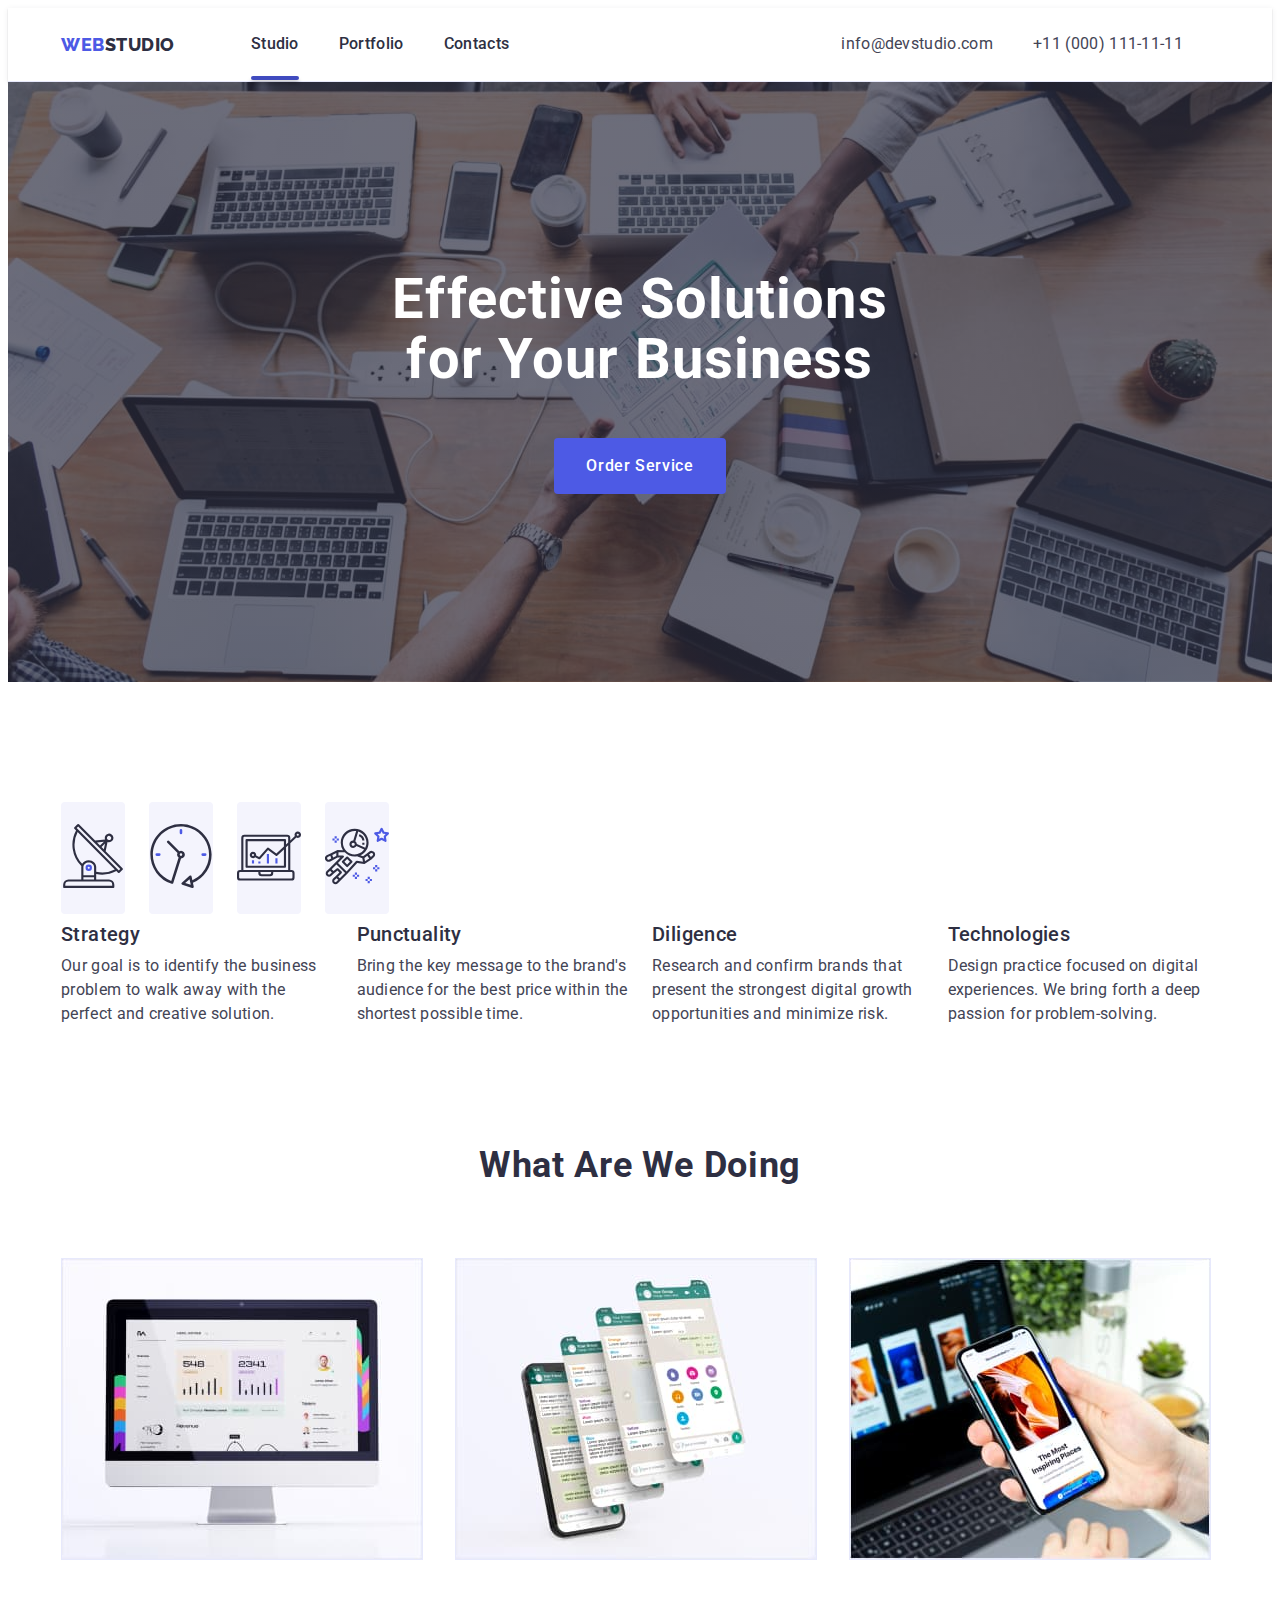
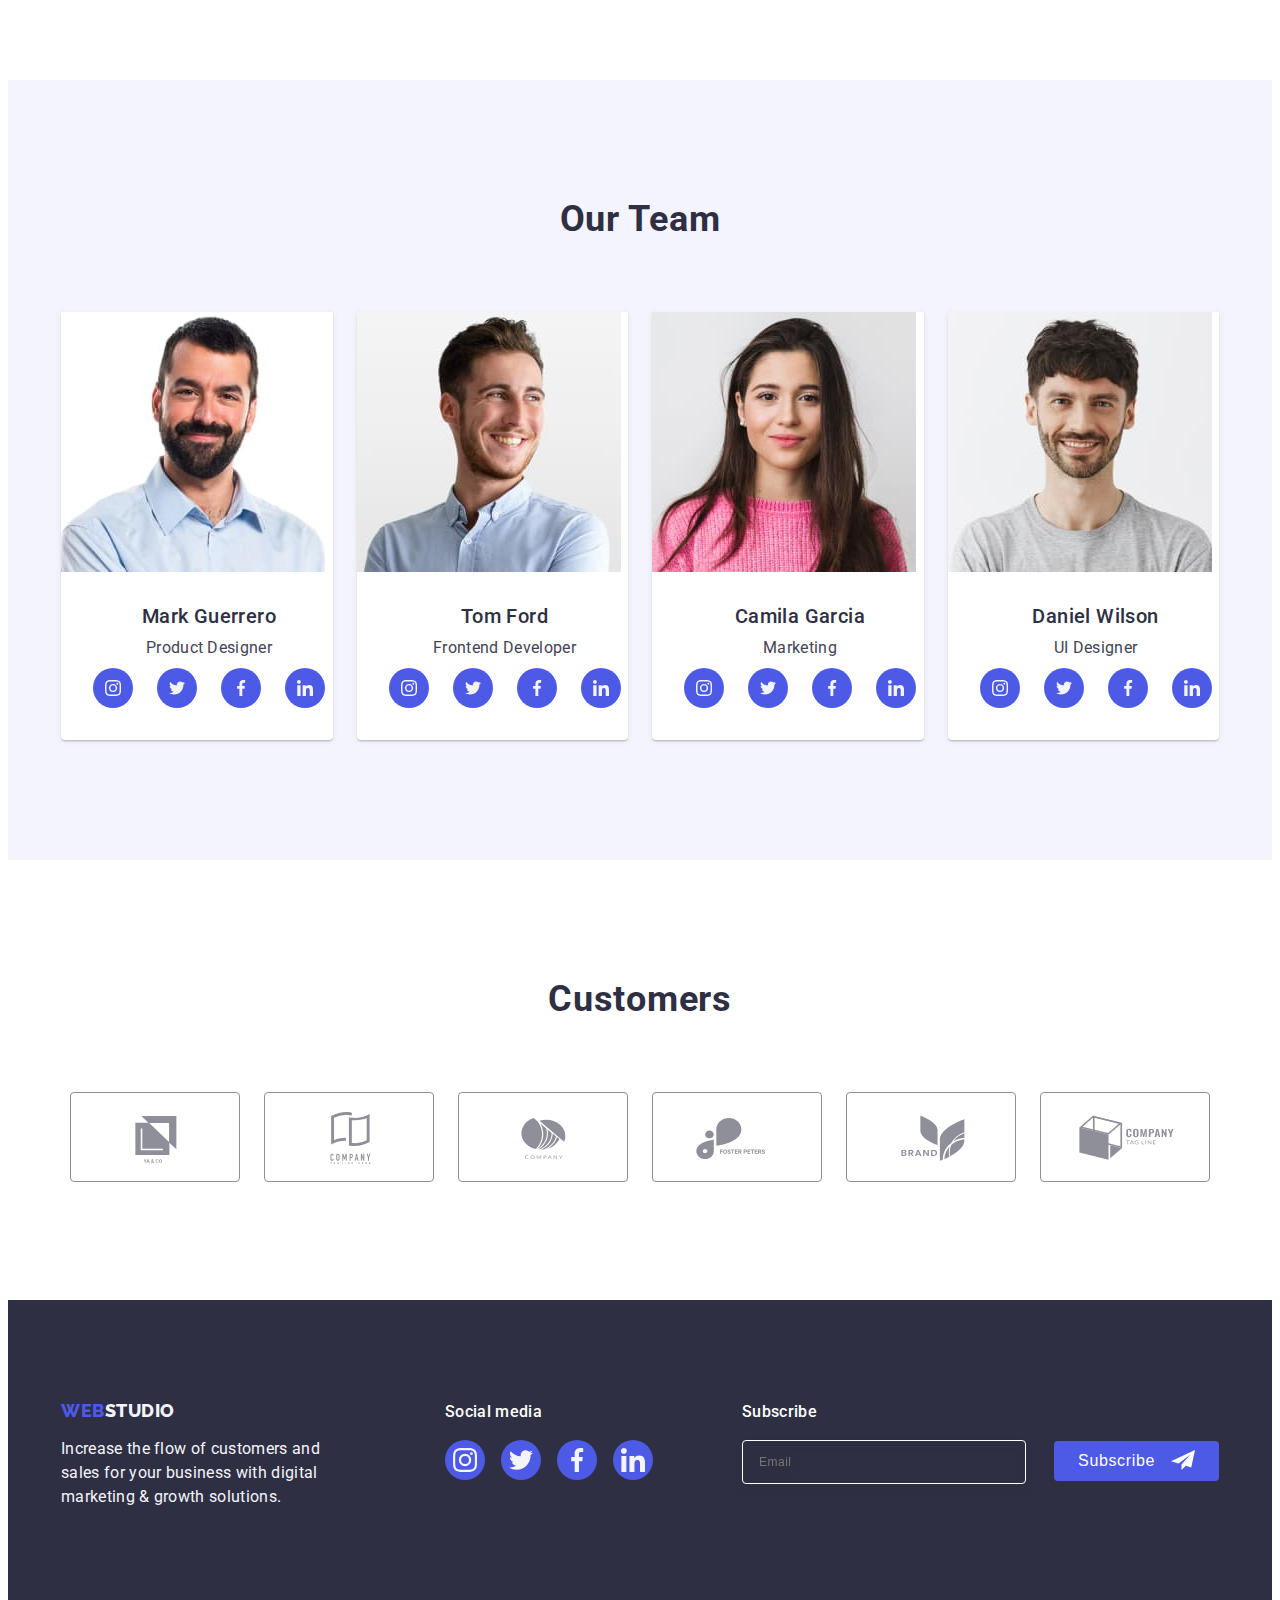
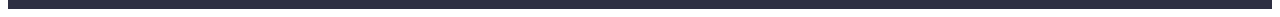
<file: index.html>
<!DOCTYPE html>
<html lang="en">
  <head>
    <meta charset="UTF-8" />
    <meta http-equiv="X-UA-Compatible" content="IE=edge" />
    <meta name="viewport" content="width=device-width, initial-scale=1.0" />
    <title>Document</title>
    <link rel="preconnect" href="https://fonts.googleapis.com" />
    <link rel="preconnect" href="https://fonts.gstatic.com" crossorigin />
    <link
      href="https://fonts.googleapis.com/css2?family=Raleway:wght@800&family=Roboto:wght@400;500;700;900&display=swap"
      rel="stylesheet"
    />
    <link
      rel="stylesheet"
      href="https://cdnjs.cloudflare.com/ajax/libs/modern-normalize/1.1.0/modern-normalize.min.css"
      integrity="sha512-wpPYUAdjBVSE4KJnH1VR1HeZfpl1ub8YT/NKx4PuQ5NmX2tKuGu6U/JRp5y+Y8XG2tV+wKQpNHVUX03MfMFn9Q=="
      crossorigin="anonymous"
      referrerpolicy="no-referrer"
    />
    <link rel="stylesheet" href="./css/styles.css" />
  </head>
  <!-- Header -->
  <body>
    <header class="header">
      <div class="container navigation">
        <nav class="header-navigation">
          <a class="header-logo link" href="./index.html"
            >Web<span class="span-header-logo link">Studio</span></a
          >
          <ul class="header-list list">
            <li class="header-item">
              <a class="header-link link current" href="./index.html">Studio</a>
            </li>
            <li class="header-item">
              <a class="header-link link" href="./portfolio.html">Portfolio</a>
            </li>
            <li class="header-item">
              <a class="header-link link" href="">Contacts</a>
            </li>
          </ul>
        </nav>
        <address class="header-contakts">
          <ul class="adress-list list">
            <li>
              <a class="header-adress link" href="mailto:info@devstudio.com"
                >info@devstudio.com</a
              >
            </li>
            <li>
              <a class="header-adress link" href="tel:+110001111111"
                >+11 (000) 111-11-11</a
              >
            </li>
          </ul>
        </address>
      </div>
    </header>
    <main>
      <!-- Hero img -->

      <section class="hero">
        <div class="container">
          <h1 class="hero-title">Effective Solutions for Your Business</h1>
          <button class="btn-title" data-modal-open type="button">
            Order Service
          </button>
        </div>
      </section>
      <!-- Section 1 -->
      <section class="features">
        <div class="container">
          <h2 class="features" hidden>features</h2>

          <ul class="icons-list list">
            <li class="icons-item">
              <div class="icons-list-bg">
                <svg class="icons-svg" width="64" height="64">
                  <use href="./images/icons.svg#icon-antenna-1"></use>
                </svg>
              </div>
            </li>
            <li class="icons-item">
              <div class="icons-list-bg">
                <svg class="icons-svg" width="64" height="64">
                  <use href="./images/icons.svg#icon-clock-1"></use>
                </svg>
              </div>
            </li>
            <li class="icons-item">
              <div class="icons-list-bg">
                <svg class="icons-svg" width="64" height="64">
                  <use href="./images/icons.svg#icon-diagram-1"></use>
                </svg>
              </div>
            </li>
            <li class="icons-item">
              <div class="icons-list-bg">
                <svg class="icons-svg" width="64" height="64">
                  <use href="./images/icons.svg#icon-astronaut-1"></use>
                </svg>
              </div>
            </li>
          </ul>
          <ul class="features-list list">
            <li>
              <h3 class="features-title">Strategy</h3>
              <p class="features-text">
                Our goal is to identify the business problem to walk away with
                the perfect and creative solution.
              </p>
            </li>
            <li>
              <h3 class="features-title">Punctuality</h3>
              <p class="features-text">
                Bring the key message to the brand's audience for the best price
                within the shortest possible time.
              </p>
            </li>
            <li>
              <h3 class="features-title">Diligence</h3>
              <p class="features-text">
                Research and confirm brands that present the strongest digital
                growth opportunities and minimize risk.
              </p>
            </li>
            <li>
              <h3 class="features-title">Technologies</h3>
              <p class="features-text">
                Design practice focused on digital experiences. We bring forth a
                deep passion for problem-solving.
              </p>
            </li>
          </ul>
        </div>
      </section>

      <!--Section 2 -->

      <section class="work">
        <div class="container">
          <h2 class="work-title">What are we doing</h2>
          <ul class="list">
            <li class="work-item">
              <img
                class="work-img"
                src="./images/img-1.jpg"
                alt="computer screen"
                width="360"
                height="300"
              />
            </li>
            <li class="work-item">
              <img
                class="work-img"
                src="./images/img-2.jpg"
                alt="mobile phone"
                width="360"
                height="300"
              />
            </li>
            <li class="work-item">
              <img
                class="work-img"
                src="./images/img-3.jpg"
                alt="mobile phone in hand"
                width="360"
                height="300"
              />
            </li>
          </ul>
        </div>
      </section>

      <!-- Section 3 -->
      <section class="team">
        <div class="container">
          <h2 class="team-title">Our Team</h2>
          <ul class="team-list list">
            <li class="foto">
              <img
                class="team-img"
                src="./images/team-img-1.jpg"
                alt="photo of a parson"
                width="264"
                height="260"
              />
              <div class="foto-name">
                <h3 class="team-employee">Mark Guerrero</h3>
                <p class="team-text">Product Designer</p>
                <ul class="team-soc-list list">
                  <li class="team-soc-item">
                    <a href="" class="team-soc-link link">
                      <svg class="team-soc-icon" width="16" height="16">
                        <use href="./images/icons.svg#icon-instagram-2"></use>
                      </svg>
                    </a>
                  </li>
                  <li class="team-soc-item">
                    <a href="" class="team-soc-link link">
                      <svg class="team-soc-icon" width="16" height="16">
                        <use href="./images/icons.svg#icon-twitter-1"></use>
                      </svg>
                    </a>
                  </li>
                  <li class="team-soc-item">
                    <a href="" class="team-soc-link link">
                      <svg class="team-soc-icon" width="16" height="16">
                        <use href="./images/icons.svg#icon-facebook-1"></use>
                      </svg>
                    </a>
                  </li>
                  <li class="team-soc-item">
                    <a href="" class="team-soc-link link">
                      <svg class="team-soc-icon" width="16" height="16">
                        <use href="./images/icons.svg#icon-linkedin-1"></use>
                      </svg>
                    </a>
                  </li>
                </ul>
              </div>
            </li>
            <li class="foto">
              <img
                class="team-img"
                src="./images/team-img-2.jpg"
                alt="photo of a parson"
                width="264"
                height="260"
              />
              <div class="foto-name">
                <h3 class="team-employee">Tom Ford</h3>
                <p class="team-text">Frontend Developer</p>
                <ul class="team-soc-list list">
                  <li class="team-soc-item">
                    <a href="" class="team-soc-link link">
                      <svg class="team-soc-icon" width="16" height="16">
                        <use href="./images/icons.svg#icon-instagram-2"></use>
                      </svg>
                    </a>
                  </li>
                  <li class="team-soc-item">
                    <a href="" class="team-soc-link link">
                      <svg class="team-soc-icon" width="16" height="16">
                        <use href="./images/icons.svg#icon-twitter-1"></use>
                      </svg>
                    </a>
                  </li>
                  <li class="team-soc-item">
                    <a href="" class="team-soc-link link"
                      ><svg class="team-soc-icon" width="16" height="16">
                        <use href="./images/icons.svg#icon-facebook-1"></use>
                      </svg>
                    </a>
                  </li>
                  <li class="team-soc-item">
                    <a href="" class="team-soc-link link"
                      ><svg class="team-soc-icon" width="16" height="16">
                        <use href="./images/icons.svg#icon-linkedin-1"></use>
                      </svg>
                    </a>
                  </li>
                </ul>
              </div>
            </li>
            <li class="foto">
              <img
                class="team-img"
                src="./images/team-img-3.jpg"
                alt="photo of a parson"
                width="264"
                height="260"
              />
              <div class="foto-name">
                <h3 class="team-employee">Camila Garcia</h3>
                <p class="team-text">Marketing</p>
                <ul class="team-soc-list list">
                  <li class="team-soc-item">
                    <a href="" class="team-soc-link link"
                      ><svg class="team-soc-icon" width="16" height="16">
                        <use href="./images/icons.svg#icon-instagram-2"></use>
                      </svg>
                    </a>
                  </li>
                  <li class="team-soc-item">
                    <a href="" class="team-soc-link link"
                      ><svg class="team-soc-icon" width="16" height="16">
                        <use href="./images/icons.svg#icon-twitter-1"></use>
                      </svg>
                    </a>
                  </li>
                  <li class="team-soc-item">
                    <a href="" class="team-soc-link link"
                      ><svg class="team-soc-icon" width="16" height="16">
                        <use href="./images/icons.svg#icon-facebook-1"></use>
                      </svg>
                    </a>
                  </li>
                  <li class="team-soc-item">
                    <a href="" class="team-soc-link link"
                      ><svg class="team-soc-icon" width="16" height="16">
                        <use href="./images/icons.svg#icon-linkedin-1"></use>
                      </svg>
                    </a>
                  </li>
                </ul>
              </div>
            </li>
            <li class="foto">
              <img
                class="team-img"
                src="./images/team-img-4.jpg"
                alt="photo of a parson"
                width="264"
                height="260"
              />
              <div class="foto-name">
                <h3 class="team-employee">Daniel Wilson</h3>
                <p class="team-text">UI Designer</p>
                <ul class="team-soc-list list">
                  <li class="team-soc-item">
                    <a href="" class="team-soc-link link"
                      ><svg class="team-soc-icon" width="16" height="16">
                        <use href="./images/icons.svg#icon-instagram-2"></use>
                      </svg>
                    </a>
                  </li>
                  <li class="team-soc-item">
                    <a href="" class="team-soc-link link"
                      ><svg class="team-soc-icon" width="16" height="16">
                        <use href="./images/icons.svg#icon-twitter-1"></use>
                      </svg>
                    </a>
                  </li>
                  <li class="team-soc-item">
                    <a href="" class="team-soc-link link"
                      ><svg class="team-soc-icon" width="16" height="16">
                        <use href="./images/icons.svg#icon-facebook-1"></use>
                      </svg>
                    </a>
                  </li>
                  <li class="team-soc-item">
                    <a href="" class="team-soc-link link"
                      ><svg class="team-soc-icon" width="16" height="16">
                        <use href="./images/icons.svg#icon-linkedin-1"></use>
                      </svg>
                    </a>
                  </li>
                </ul>
              </div>
            </li>
          </ul>
        </div>
      </section>

      <!--Customers-->

      <section class="customers">
        <div class="container">
          <h2 class="customers-title">Customers</h2>
          <ul class="customers-list list">
            <li class="customers-item">
              <a href="" class="customers-link link"
                ><svg class="customers-icon" width="104" height="56">
                  <use href="./images/icons.svg#icon-Logo"></use>
                </svg>
              </a>
            </li>
            <li class="customers-item">
              <a href="" class="customers-link link"
                ><svg class="customers-icon" width="104" height="56">
                  <use href="./images/icons.svg#icon-Logo-1"></use>
                </svg>
              </a>
            </li>
            <li class="customers-item">
              <a href="" class="customers-link link"
                ><svg class="customers-icon" width="104" height="56">
                  <use href="./images/icons.svg#icon-Logo-2"></use>
                </svg>
              </a>
            </li>
            <li class="customers-item">
              <a href="" class="customers-link link"
                ><svg class="customers-icon" width="104" height="56">
                  <use href="./images/icons.svg#icon-Logo-3"></use>
                </svg>
              </a>
            </li>
            <li class="customers-item">
              <a href="" class="customers-link link"
                ><svg class="customers-icon" width="104" height="56">
                  <use href="./images/icons.svg#icon-Logo-4"></use>
                </svg>
              </a>
            </li>
            <li class="customers-item">
              <a href="" class="customers-link link"
                ><svg class="customers-icon" width="104" height="56">
                  <use href="./images/icons.svg#icon-Logo-5"></use>
                </svg>
              </a>
            </li>
          </ul>
        </div>
      </section>
    </main>

    <!-- Footer -->

    <footer class="footer">
      <div class="container footer-wrap">
        <div class="footer-logo-wrap">
          <a href="./index.html" class="footer-logo link"
            >Web<span class="span-logo link">Studio</span></a
          >
          <p class="footer-text">
            Increase the flow of customers and sales for your business with
            digital marketing & growth solutions.
          </p>
        </div>

        <div class="footer-soc-wrap">
          <p class="footer-soc-media">Social media</p>
          <ul class="footer-soc-list list">
            <li class="footer-soc-item">
              <a href="" class="footer-soc-link link">
                <svg class="footer-soc-icon" width="24" height="24">
                  <use href="./images/icons.svg#icon-instagram-2"></use>
                </svg>
              </a>
            </li>
            <li class="footer-soc-item">
              <a href="" class="footer-soc-link link">
                <svg class="footer-soc-icon" width="24" height="24">
                  <use href="./images/icons.svg#icon-twitter-1"></use>
                </svg>
              </a>
            </li>
            <li class="footer-soc-item">
              <a href="" class="footer-soc-link link">
                <svg class="footer-soc-icon" width="24" height="24">
                  <use href="./images/icons.svg#icon-facebook-1"></use>
                </svg>
              </a>
            </li>
            <li class="footer-soc-item">
              <a href="" class="footer-soc-link link">
                <svg class="footer-soc-icon" width="24" height="24">
                  <use href="./images/icons.svg#icon-linkedin-1"></use>
                </svg>
              </a>
            </li>
          </ul>
        </div>
        <div class="footer-sub-wrap">
          <p class="footer-sub">Subscribe</p>
          <form class="footer-form">
            <label class="footer-label">
              <input
                type="email"
                name="user-email"
                class="footer-email"
                placeholder="Email"
              />
            </label>
            <span class="button-wrap">
              <button type="submit" class="footer-btn">Subscribe</button>
              <svg class="frame-icon" width="24" height="24">
                <use href="./images/icons.svg#icon-Frame"></use>
              </svg>
            </span>
          </form>
        </div>
      </div>
    </footer>

    <div class="backdrop is-hidden" data-modal>
      <div class="modal">
        <button class="close-btn" type="button" data-modal-close>
          <svg class="close-icon" width="8" height="8">
            <use href="./images/icons.svg#icon-close-black"></use>
          </svg>
        </button>
        <p class="modal-title">Leave your contacts and we will call you back</p>
        <form class="modal-form">
          <label class="modal-lable">
            <span class="span-text">Name</span>
            <span class="input-wrap">
              <input
                type="text"
                name="user-name"
                class="modal-input"
                required
              />
              <svg class="modal-icon" width="18" height="18">
                <use href="./images/icons.svg#icon-person"></use>
              </svg>
            </span>
          </label>

          <label class="modal-lable">
            <span class="span-text">Phone</span>
            <span class="input-wrap">
              <input
                type="tel"
                name="user-phone"
                class="modal-input"
                required
              />
              <svg class="modal-icon" width="18" height="24">
                <use href="./images/icons.svg#icon-phone"></use>
              </svg>
            </span>
          </label>

          <label class="modal-lable">
            <span class="span-text">Email</span>
            <span class="input-wrap">
              <input type="email" name="user-email" class="modal-input" />
              <svg class="modal-icon" width="18" height="24">
                <use href="./images/icons.svg#icon-email"></use>
              </svg>
            </span>
          </label>

          <label>
            <span class="span-text">Comment</span>
            <textarea
              name="comment"
              class="modal-textarea"
              placeholder="Text input"
            ></textarea>
          </label>
          <div class="modal-fieid">
            <input
              type="checkbox"
              name="policy"
              id="policy"
              value="true"
              class="modal-check visually-hidden"
            />
            <label class="check-text" for="policy">
              <span>
                <svg class="check-icon" width="10" height="8">
                  <use href="./images/icons.svg#icon-check"></use>
                </svg>
              </span>
              I accept the terms and conditions of the
              <a href="" class="policy-link">Privacy Policy</a></label
            >
          </div>
          <button type="submit" class="modal-btn">Send</button>
        </form>
      </div>
    </div>

    <script src="./js/modal.js"></script>
  </body>
</html>
</file>
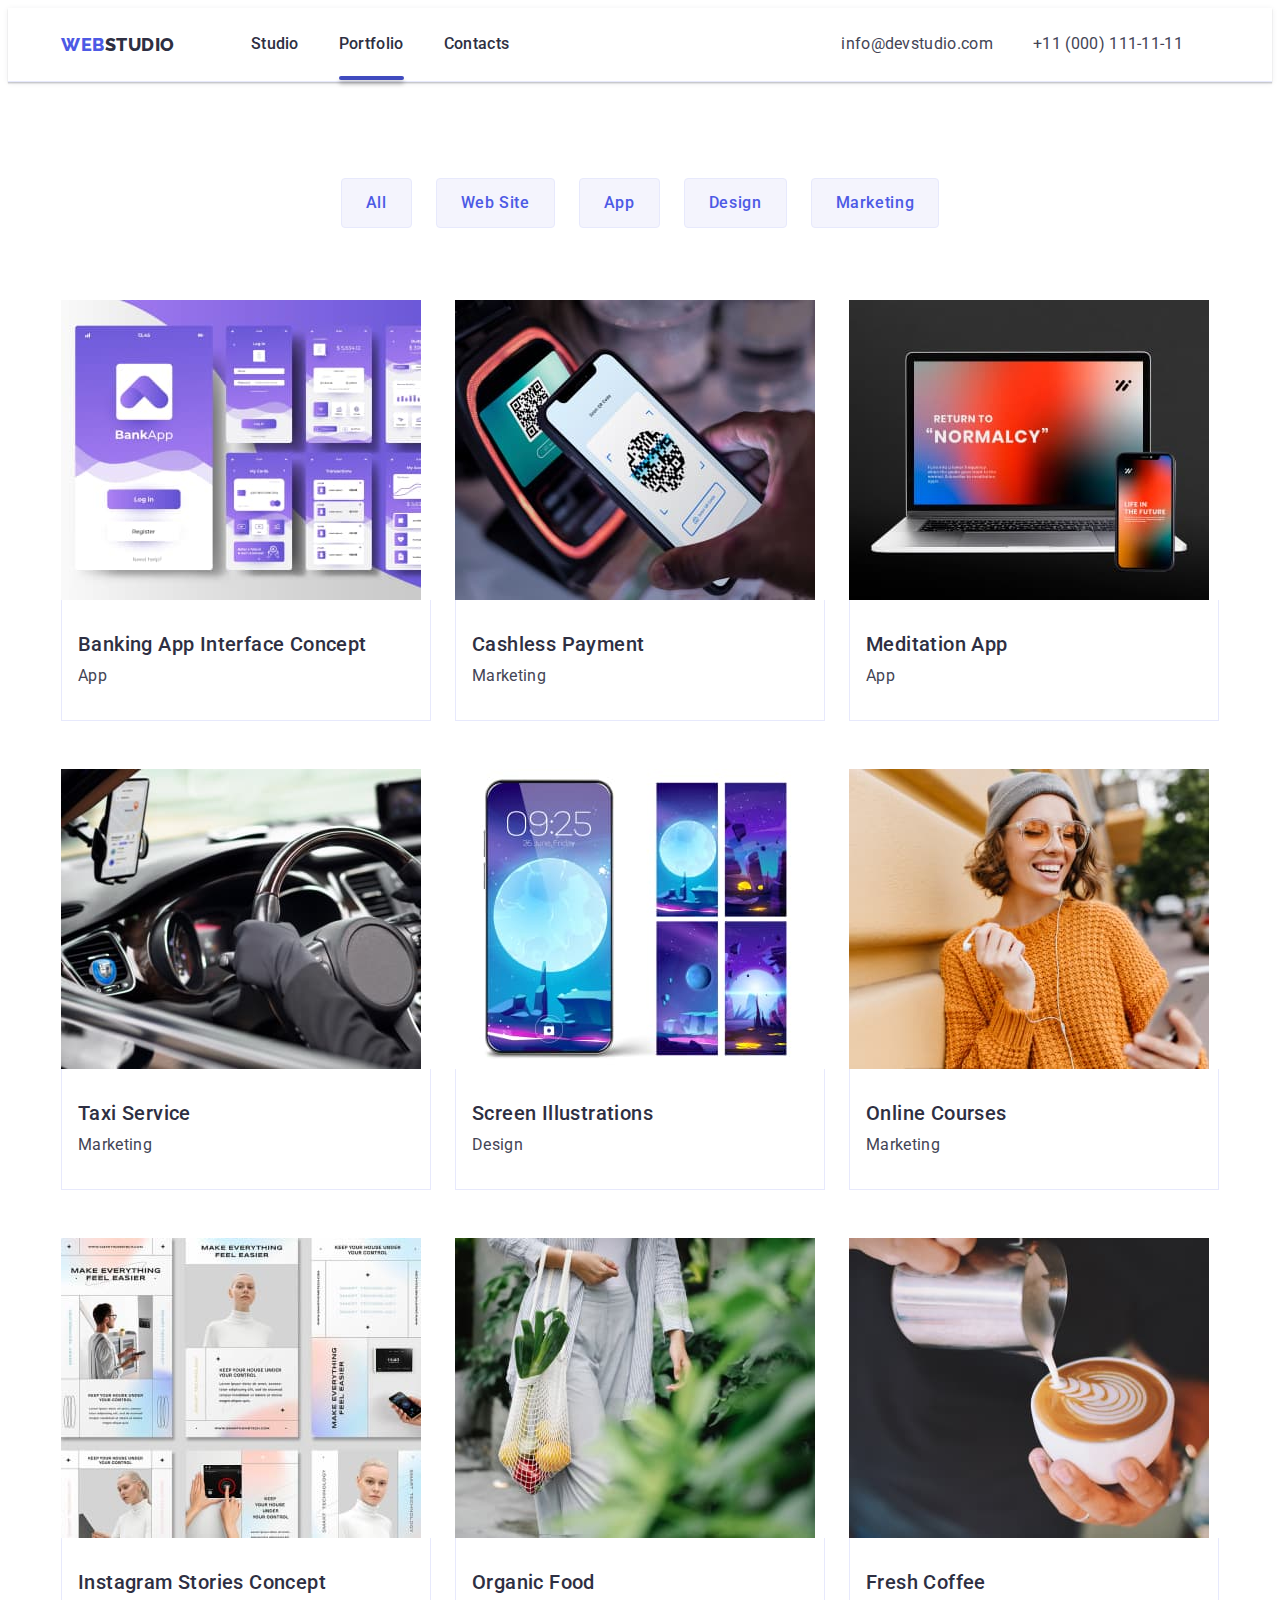
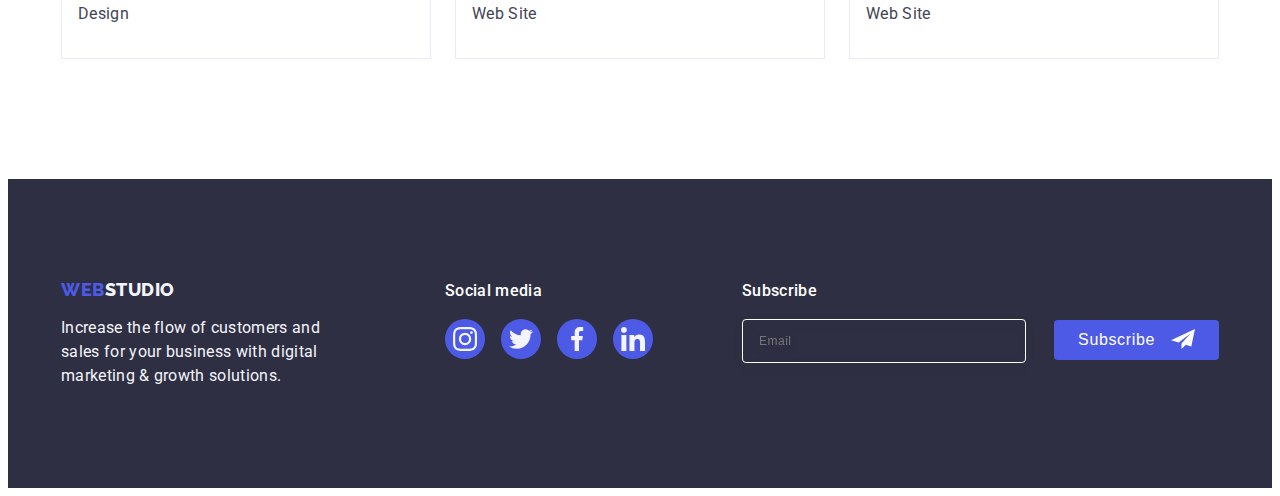
<file: portfolio.html>
<!DOCTYPE html>
<html lang="en">
  <head>
    <meta charset="UTF-8" />
    <meta http-equiv="X-UA-Compatible" content="IE=edge" />
    <meta name="viewport" content="width=device-width, initial-scale=1.0" />
    <title>Portfolio</title>
    <link rel="preconnect" href="https://fonts.googleapis.com" />
    <link rel="preconnect" href="https://fonts.gstatic.com" crossorigin />
    <link
      href="https://fonts.googleapis.com/css2?family=Raleway:wght@800&family=Roboto:wght@400;500;700;900&display=swap"
      rel="stylesheet"
    />
    <link
      rel="stylesheet"
      href="https://cdnjs.cloudflare.com/ajax/libs/modern-normalize/1.1.0/modern-normalize.min.css"
      integrity="sha512-wpPYUAdjBVSE4KJnH1VR1HeZfpl1ub8YT/NKx4PuQ5NmX2tKuGu6U/JRp5y+Y8XG2tV+wKQpNHVUX03MfMFn9Q=="
      crossorigin="anonymous"
      referrerpolicy="no-referrer"
    />

    <link rel="stylesheet" href="./css/styles.css" />
  </head>
  <!--Header-->
  <body>
    <header class="header">
      <div class="container navigation">
        <nav class="header-navigation">
          <a class="header-logo link" href="./index.html"
            >Web<span class="span-header-logo link">Studio</span></a
          >
          <ul class="header-list list">
            <li class="header-item">
              <a class="header-link link" href="./index.html">Studio</a>
            </li>
            <li class="header-item">
              <a class="header-link link current" href="./portfolio.html"
                >Portfolio</a
              >
            </li>
            <li class="header-item">
              <a class="header-link link" href="">Contacts</a>
            </li>
          </ul>
        </nav>
        <adress class="header-contakts">
          <ul class="adress-list list">
            <li>
              <a class="header-adress link" href="mailto:info@devstudio.com"
                >info@devstudio.com</a
              >
            </li>
            <li>
              <a class="header-adress link" href="tel:+110001111111"
                >+11 (000) 111-11-11</a
              >
            </li>
          </ul>
        </adress>
      </div>
    </header>
    <main>
      <!--Section 1-->

      <section class="service">
        <div class="container">
          <h1 hidden>Service</h1>
          <ul class="service-list list">
            <li><button class="service-btn" type="button">All</button></li>
            <li><button class="service-btn" type="button">Web Site</button></li>
            <li><button class="service-btn" type="button">App</button></li>
            <li><button class="service-btn" type="button">Design</button></li>
            <li>
              <button class="service-btn" type="button">Marketing</button>
            </li>
          </ul>

          <!--Projects-->

          <ul class="project-list list">
            <li class="project-items">
              <a class="project-link link" href="">
                <div class="project-thumb">
                  <img
                    class="project-img"
                    src="./images/img-port1.jpg"
                    alt="App Banking interfase"
                    width="360"
                    height="300"
                  />
                  <div class="overlay">
                    <p class="overlay-text">
                      14 Stylish and User-Friendly App Design Concepts · Task
                      Manager App · Calorie Tracker App · Exotic Fruit Ecommerce
                      App · Cloud Storage App
                    </p>
                  </div>
                </div>
                <div class="project-name">
                  <h2 class="project-title">Banking App Interface Concept</h2>
                  <p class="project-text">App</p>
                </div>
              </a>
            </li>
            <li class="project-items">
              <a class="project-link link" href="">
                <div class="project-thumb">
                  <img
                    class="project-img"
                    src="./images/img-port-2.jpg"
                    alt="QR on the phone"
                    width="360"
                    height="300"
                  />
                  <div class="overlay">
                    <p class="overlay-text">
                      14 Stylish and User-Friendly App Design Concepts · Task
                      Manager App · Calorie Tracker App · Exotic Fruit Ecommerce
                      App · Cloud Storage App
                    </p>
                  </div>
                </div>
                <div class="project-name">
                  <h2 class="project-title">Cashless Payment</h2>
                  <p class="project-text">Marketing</p>
                </div>
              </a>
            </li>
            <li class="project-items">
              <a class="project-link link" href="">
                <div class="project-thumb">
                  <img
                    class="project-img"
                    src="./images/img-port-3.jpg"
                    alt="Laptop is open"
                    width="360"
                    height="300"
                  />
                  <div class="overlay">
                    <p class="overlay-text">
                      14 Stylish and User-Friendly App Design Concepts · Task
                      Manager App · Calorie Tracker App · Exotic Fruit Ecommerce
                      App · Cloud Storage App
                    </p>
                  </div>
                </div>
                <div class="project-name">
                  <h2 class="project-title">Meditation App</h2>
                  <p class="project-text">App</p>
                </div>
              </a>
            </li>
            <li class="project-items">
              <a class="project-link link" href="">
                <div class="project-thumb">
                  <img
                    class="project-img"
                    src="./images/img-port-4.jpg"
                    alt="Car steering wheel"
                    width="360"
                    height="300"
                  />
                  <div class="overlay">
                    <p class="overlay-text">
                      14 Stylish and User-Friendly App Design Concepts · Task
                      Manager App · Calorie Tracker App · Exotic Fruit Ecommerce
                      App · Cloud Storage App
                    </p>
                  </div>
                </div>
                <div class="project-name">
                  <h2 class="project-title">Taxi Service</h2>
                  <p class="project-text">Marketing</p>
                </div>
              </a>
            </li>
            <li class="project-items">
              <a class="project-link link" href="">
                <div class="project-thumb">
                  <img
                    class="project-img"
                    src="./images/img-port-5.jpg"
                    alt="Screens of the phones"
                    width="360"
                    height="300"
                  />
                  <div class="overlay">
                    <p class="overlay-text">
                      14 Stylish and User-Friendly App Design Concepts · Task
                      Manager App · Calorie Tracker App · Exotic Fruit Ecommerce
                      App · Cloud Storage App
                    </p>
                  </div>
                </div>
                <div class="project-name">
                  <h2 class="project-title">Screen Illustrations</h2>
                  <p class="project-text">Design</p>
                </div>
              </a>
            </li>
            <li class="project-items">
              <a class="project-link link" href="">
                <div class="project-thumb">
                  <img
                    class="project-img"
                    src="./images/img-port-6.jpg"
                    alt="Girl in headphones and
                  with a phone"
                    width="360"
                    height="300"
                  />
                  <div class="overlay">
                    <p class="overlay-text">
                      14 Stylish and User-Friendly App Design Concepts · Task
                      Manager App · Calorie Tracker App · Exotic Fruit Ecommerce
                      App · Cloud Storage App
                    </p>
                  </div>
                </div>
                <div class="project-name">
                  <h2 class="project-title">Online Courses</h2>
                  <p class="project-text">Marketing</p>
                </div>
              </a>
            </li>
            <li class="project-items">
              <a class="project-link link" href="">
                <div class="project-thumb">
                  <img
                    class="project-img"
                    src="./images/img-port-7.jpg"
                    alt="Instsgram stories"
                    width="360"
                    height="300"
                  />
                  <div class="overlay">
                    <p class="overlay-text">
                      14 Stylish and User-Friendly App Design Concepts · Task
                      Manager App · Calorie Tracker App · Exotic Fruit Ecommerce
                      App · Cloud Storage App
                    </p>
                  </div>
                </div>
                <div class="project-name">
                  <h2 class="project-title">Instagram Stories Concept</h2>
                  <p class="project-text">Design</p>
                </div>
              </a>
            </li>
            <li class="project-items">
              <a class="project-link link" href="">
                <div class="project-thumb">
                  <img
                    class="project-img"
                    src="./images/img-port-8.jpg"
                    alt="The girl carries fruit in
                  the bag"
                    width="360"
                    height="300"
                  />
                  <div class="overlay">
                    <p class="overlay-text">
                      14 Stylish and User-Friendly App Design Concepts · Task
                      Manager App · Calorie Tracker App · Exotic Fruit Ecommerce
                      App · Cloud Storage App
                    </p>
                  </div>
                </div>
                <div class="project-name">
                  <h2 class="project-title">Organic Food</h2>
                  <p class="project-text">Web Site</p>
                </div>
              </a>
            </li>
            <li class="project-items">
              <a class="project-link link" href="">
                <div class="project-thumb">
                  <img
                    class="project-img"
                    src="./images/img-port-9.jpg"
                    alt="Barista pours cappuccino"
                    width="360"
                    height="300"
                  />
                  <div class="overlay">
                    <p class="overlay-text">
                      14 Stylish and User-Friendly App Design Concepts · Task
                      Manager App · Calorie Tracker App · Exotic Fruit Ecommerce
                      App · Cloud Storage App
                    </p>
                  </div>
                </div>
                <div class="project-name">
                  <h2 class="project-title">Fresh Coffee</h2>
                  <p class="project-text">Web Site</p>
                </div>
              </a>
            </li>
          </ul>
        </div>
      </section>
    </main>

    <!-- Footer -->

    <footer class="footer">
      <div class="container footer-wrap">
        <div class="footer-logo-wrap">
          <a href="./index.html" class="footer-logo link"
            >Web<span class="span-logo link">Studio</span></a
          >
          <p class="footer-text">
            Increase the flow of customers and sales for your business with
            digital marketing & growth solutions.
          </p>
        </div>

        <div class="footer-soc-wrap">
          <p class="footer-soc-media">Social media</p>
          <ul class="footer-soc-list list">
            <li class="footer-soc-item">
              <a href="" class="footer-soc-link link">
                <svg class="footer-soc-icon" width="24" height="24">
                  <use href="./images/icons.svg#icon-instagram-2"></use>
                </svg>
              </a>
            </li>
            <li class="footer-soc-item">
              <a href="" class="footer-soc-link link">
                <svg class="footer-soc-icon" width="24" height="24">
                  <use href="./images/icons.svg#icon-twitter-1"></use>
                </svg>
              </a>
            </li>
            <li class="footer-soc-item">
              <a href="" class="footer-soc-link link">
                <svg class="footer-soc-icon" width="24" height="24">
                  <use href="./images/icons.svg#icon-facebook-1"></use>
                </svg>
              </a>
            </li>
            <li class="footer-soc-item">
              <a href="" class="footer-soc-link link">
                <svg class="footer-soc-icon" width="24" height="24">
                  <use href="./images/icons.svg#icon-linkedin-1"></use>
                </svg>
              </a>
            </li>
          </ul>
        </div>
        <div class="footer-sub-wrap">
          <p class="footer-sub">Subscribe</p>
          <form class="footer-form">
            <label class="footer-label">
              <input
                type="email"
                name="user-email"
                class="footer-email"
                placeholder="Email"
              />
            </label>
            <span class="button-wrap">
              <button type="submit" class="footer-btn">Subscribe</button>
              <svg class="frame-icon" width="24" height="24">
                <use href="./images/icons.svg#icon-Frame"></use>
              </svg>
            </span>
          </form>
        </div>
      </div>
    </footer>
  </body>
</html>
</file>
<file: css/styles.css>
:root {
  --main-title-color: #ffffff;
  --second-title-color: #2e2f42;
  --main-btn-color: #ffffff;
  --text-color: #434455;
  --accent-color: #4d5ae5;
  --hover-color: #404bbf;
  --span-header-color: #2e2f42;
  --span-footer-color: #f4f4fd;
  --background-color: #ffffff;
  --timing-function: cubic-bezier(0.4, 0, 0.2, 1);
}

p,
h1,
h2,
h3,
h4,
h5,
h6 {
  margin: 0;
}
ul {
  margin: 0;
  padding-left: 0;
}
button {
  cursor: pointer;
}

address {
  font-style: normal;
}
img {
  display: block;
}

body {
  font-family: "Roboto", Arial, sans-serif;
}
body {
  color: var(--text-color);
}
body {
  background-color: var(--background-color);
}

.list {
  list-style: none;
}

.link {
  text-decoration: none;
}

.header-contakts {
  font-style: normal;
}

.container {
  max-width: 1158px;
  padding-right: 15px;
  padding-left: 15px;
  margin: 0 auto;
}

/*--------------------Header-----------------*/

.header {
  border-bottom: 1px solid #e7e9fc;
  box-shadow: 0px 2px 1px rgba(46, 47, 66, 0.08),
    0px 1px 1px rgba(46, 47, 66, 0.16), 0px 1px 6px rgba(46, 47, 66, 0.08);
}

.header-navigation {
  display: flex;
}

.navigation {
  display: flex;
  align-items: center;
}

.header-logo {
  padding-top: 25.5px;
  padding-bottom: 25.5px;

  font-family: "Raleway", sans-serif;
  font-style: normal;
  font-weight: 800;
  font-size: 18px;
  line-height: 1.17;
  letter-spacing: 0.03em;
  text-transform: uppercase;
  color: var(--accent-color);
}

.span-header-logo {
  padding-top: 25.5px;
  padding-bottom: 25.5px;

  font-family: "Raleway", sans-serif;
  font-style: normal;
  font-weight: 800;
  font-size: 18px;
  line-height: 1.16;
  letter-spacing: 0.03em;
  color: var(--span-header-color);
}

.header-list {
  display: flex;
  gap: 40px;
  margin-left: 76px;
}

.adress-list {
  display: flex;
  gap: 40px;
  margin-left: 332px;
}

.header-link {
  display: block;
  padding-top: 24px;
  padding-bottom: 24px;

  font-weight: 500;
  font-size: 16px;
  line-height: 1.5;
  letter-spacing: 0.02em;
  color: #2e2f42;
  transition: color 250ms var(--timing-function);
}

.header-link:hover,
.header-link:focus {
  color: var(--hover-color);
}

.current {
  position: relative;
}

.current::after {
  position: absolute;
  content: "";
  left: 0;
  bottom: 0;
  width: 100%;
  height: 4px;
  border-radius: 2px;
  background-color: var(--hover-color);
  box-shadow: 0px 4px 4px rgba(0, 0, 0, 0.25);
  transition: background-color 250ms var(--timing-function);
}

.header-adress {
  display: block;
  padding-top: 24px;
  padding-bottom: 24px;

  font-style: normal;
  font-weight: 400;
  font-size: 16px;
  line-height: 1.5;
  letter-spacing: 0.02em;
  color: #434455;
  transition: color 250ms var(--timing-function);
}

.header-adress:hover,
.header-adress:focus {
  color: var(--hover-color);
}

/*---------------------hero--------------------*/

.hero {
  max-width: 1440px;
  margin: 0 auto;
  padding-top: 188px;
  padding-bottom: 188px;
  text-align: center;
  background-color: #2e2f42;
  background-image: linear-gradient(
      rgba(46, 47, 66, 0.7),
      rgba(46, 47, 66, 0.7)
    ),
    url(../images/bg-hero.jpg);
  background-repeat: no-repeat;
  background-position: center;
  background-size: cover;
}

.hero-title {
  width: 496px;
  margin-bottom: 48px;
  margin-left: auto;
  margin-right: auto;

  font-size: 56px;
  line-height: 60px;
  line-height: 1.07;
  text-align: center;
  letter-spacing: 0.02em;
  color: var(--main-title-color);
}

.btn-title {
  align-items: center;
  display: block;
  margin: 0 auto;
  border-radius: 4px;
  padding: 16px 32px;
  border: none;
  font-family: "Roboto", sans-serif;
  font-style: normal;
  font-weight: 500;
  font-size: 16px;
  line-height: 1.5;
  letter-spacing: 0.04em;
  color: var(--main-btn-color);
  background-color: var(--accent-color);
  transition: background-color 250ms var(--timing-function);
}

.btn-title:hover,
.btn-title:focus {
  background-color: var(--hover-color);
}

/*-------------------Section 1-----------------*/
.features {
  padding-top: 120px;
  padding-bottom: 0;
  background-color: var(--background-color);
}

.icons-list {
  display: flex;
  gap: 24px;
}

.icons-item {
  width: calc((100%-72px) / 4);
  display: flex;
  justify-content: center;
  align-items: center;

  height: 112px;
  background: #f4f4fd;
  border-radius: 4px;
  margin-bottom: 8px;
}

.features-list {
  display: flex;
  gap: 24px;
}

.features-list li {
  width: calc((100% - 72px) / 4);
}

.features-title {
  margin-bottom: 8px;

  font-weight: 500;
  font-size: 20px;
  line-height: 1.2;
  letter-spacing: 0.02em;
  color: var(--second-title-color);
}

.features-text {
  font-size: 16px;
  line-height: 1.5;
  letter-spacing: 0.02em;
  color: var(--text-color);
}

/*-------------------Section 2------------------*/

.work {
  padding-top: 120px;
  padding-bottom: 120px;

  background-color: var(--background-color);
}

.work-title {
  margin-bottom: 72px;

  font-size: 36px;
  line-height: 1.11;
  text-align: center;
  letter-spacing: 0.02em;
  text-transform: capitalize;
  color: var(--second-title-color);
}

.work-img {
  max-width: 100%;
  height: auto;
  border: 1px solid #e7e9fc;
}

.work .list {
  display: flex;
  gap: 24px;
}

.work-item {
  width: calc((100% - 48px) / 3);
}

/*------------------Section3--------------------*/

.team {
  max-width: 1440px;
  margin: 0 auto;
  padding-top: 120px;
  padding-bottom: 120px;
  background-color: #f4f4fd;
}

.team-title {
  margin-bottom: 72px;
  font-size: 36px;
  line-height: 1.11;
  text-align: center;
  letter-spacing: 0.02em;
  text-transform: capitalize;
  color: var(--second-title-color);
}

.team-list {
  display: flex;
  gap: 24px;
}
.foto {
  width: calc((100% - 72px) / 4);
  border-radius: 0px 0px 4px 4px;
  box-shadow: 0px 1px 6px rgba(46, 47, 66, 0.08),
    0px 1px 1px rgba(46, 47, 66, 0.16), 0px 2px 1px rgba(46, 47, 66, 0.08);
  background-color: var(--background-color);
}

.team-img {
  max-width: 100%;
  height: auto;
}

.team-employee {
  margin-bottom: 8px;
  font-weight: 500;
  font-size: 20px;
  line-height: 1.2;
  letter-spacing: 0.02em;
  color: var(--second-title-color);
}

.team-text {
  font-size: 16px;
  line-height: 1.5;
  margin-bottom: 8px;
  letter-spacing: 0.02em;
  color: var(--text-color);
}

.foto-name {
  text-align: center;
  padding: 32px 16px;
  width: 264px;
}

.team-soc-list {
  display: flex;
  justify-content: center;
  gap: 24px;
}

.team-soc-item {
  width: 40px;
  height: 40px;
}

.team-soc-link {
  display: flex;
  justify-content: center;
  align-items: center;
  width: 100%;
  height: 100%;
  border-radius: 50%;
  background-color: var(--accent-color);
  transition: background-color 250ms var(--timing-function);
}

.team-soc-link:hover,
.team-soc-link:focus {
  background-color: var(--hover-color);
}

/*---------------Customers-----------------*/

.customers {
  padding-top: 120px;
  padding-bottom: 120px;
  background-color: var(--background-color);
}

.customers-title {
  font-weight: 700;
  font-size: 36px;
  line-height: 1.11;

  text-align: center;
  letter-spacing: 0.02em;
  text-transform: capitalize;
  margin-bottom: 72px;

  color: var(--second-title-color);
}

.customers-item {
  width: calc((100%-120px) / 6);
  height: 88px;
}

.customers-list {
  display: flex;
  justify-content: center;
  align-items: center;
  gap: 24px;
}

.customers-link {
  display: flex;
  justify-content: center;
  align-items: center;
  padding: 16px 32px;
  background-color: var(--background-color);
  border: 1px solid #8e8f99;
  border-radius: 4px;
  color: #8e8f99;
  transition: color 250ms var(--timing-function),
    border-color 250ms var(--timing-function);
}

.customers-icon {
  width: 104px;
  height: 56px;
  fill: currentColor;
}

.customers-link:hover,
.customers-link:focus {
  color: var(--hover-color);
  border-color: #404bbf;
}

/*-------------------Footer------------------*/

.footer {
  max-width: 1440px;
  margin: 0 auto;
  padding-top: 100px;
  padding-bottom: 100px;
  background-color: #2e2f42;
}

.footer-wrap {
  display: flex;
  margin-left: auto;
}

.footer-logo {
  font-family: "Raleway", sans-serif;
  font-weight: 800;
  font-size: 18px;
  line-height: 1.17;
  letter-spacing: 0.03em;
  text-transform: uppercase;
  color: var(--accent-color);
}

.span-logo {
  font-family: "Raleway", sans-serif;
  font-weight: 800;
  font-size: 18px;
  line-height: 1.17;
  letter-spacing: 0.03em;
  text-transform: uppercase;
  color: var(--span-footer-color);
}
.footer-text {
  margin-top: 16px;
  width: 264px;

  font-size: 16px;
  line-height: 1.5;
  letter-spacing: 0.02em;
  color: #f4f4fd;
}

.footer-soc-wrap {
  margin-left: 120px;
}

.footer-soc-media {
  margin-bottom: 16px;
  font-weight: 500;
  font-size: 16px;
  line-height: 1.5;
  letter-spacing: 0.02em;

  color: #ffffff;
}

.footer-soc-list {
  display: flex;
  justify-content: center;
  gap: 16px;
}

.footer-soc-item {
  width: 40px;
  height: 40px;
}

.footer-soc-link {
  display: flex;
  justify-content: center;
  align-items: center;
  width: 100%;
  height: 100%;
  border-radius: 50%;
  background-color: var(--accent-color);
  transition: background-color 250ms var(--timing-function);
}

.footer-soc-link:hover,
.footer-soc-link:focus {
  background-color: #31d0aa;
}

.footer-sub-wrap {
  display: block;
  margin-left: auto;
}

.footer-sub {
  font-weight: 500;
  font-size: 16px;
  line-height: 1.5;
  letter-spacing: 0.02em;
  color: #ffffff;
  margin-bottom: 16px;
}

.footer-form {
}
.footer-label {
}
.footer-email {
  width: 264px;
  height: 40px;
  border: 1px solid #ffffff;
  filter: drop-shadow(0px 4px 4px rgba(0, 0, 0, 0.15));
  border-radius: 4px;
  outline: none;
  background: transparent;
  padding-left: 16px;
  font-size: 12px;
  line-height: 2;

  letter-spacing: 0.04em;
  color: #ffffff;
}

.button-wrap {
  position: relative;
}

.footer-btn {
  font-weight: 500;
  font-size: 16px;
  line-height: 1.5;
  padding: 8px 64px 8px 24px;
  align-items: center;
  letter-spacing: 0.04em;
  color: #ffffff;
  background-color: var(--accent-color);
  border: none;
  border-radius: 4px;
  margin-left: 24px;
}

.frame-icon {
  position: absolute;
  right: 24px;
  top: 50%;
  transform: translateY(-50%);
  fill: #ffffff;
}

/*----------Portfolio-------------*/
body {
  font-family: "Roboto", sans-serif;
}
body {
  color: var(--text-color);
}

.list {
  list-style: none;
}

.link {
  text-decoration: none;
}

p,
h1,
h2,
h3,
h4,
h5,
h6 {
  margin: 0;
}
ul {
  margin: 0;
  padding-left: 0;
}
button {
  cursor: pointer;
}

/*-------------SECTION 1---------------*/

.service {
}
.service-list {
  display: flex;
  gap: 24px;
  justify-content: center;
  padding-top: 96px;
  margin-bottom: 72px;
}
.service-btn {
  border-radius: 4px;
  border: 1px solid #e7e9fc;
  padding: 12px 24px;

  font-family: "Roboto", sans-serif;
  font-weight: 500;
  font-size: 16px;
  line-height: 1.5;
  align-items: center;
  text-align: center;
  letter-spacing: 0.04em;
  color: var(--accent-color);
  background-color: #f4f4fd;

  transition: background-color 250ms var(--timing-function),
    color 250ms var(--timing-function),
    border-color 250ms var(--timing-function),
    box-shadow 250ms var(--timing-function);
}
.service-btn:hover,
.service-btn:focus {
  color: #ffffff;
  background-color: var(--hover-color);
  border-color: var(--hover-color);
  box-shadow: 0px 3px 1px rgba(0, 0, 0, 0.1), 0px 2px 1px rgba(0, 0, 0, 0.08),
    0px 2px 2px rgba(0, 0, 0, 0.12);
}

/*--------------Projects---------------*/

.project-list {
  display: flex;
  flex-wrap: wrap;
  gap: 48px 24px;
  padding-bottom: 120px;
}

.project-items {
  width: calc((100% - 48px) / 3);
  margin-right: 0;
}

.project-img {
  max-width: 100%;
  height: auto;
}

.project-title {
  margin-bottom: 8px;

  font-weight: 500;
  font-size: 20px;
  line-height: 1.2;
  letter-spacing: 0.02em;
  color: var(--second-title-color);
}

.project-text {
  font-size: 16px;
  line-height: 1.5;
  letter-spacing: 0.02em;
  color: var(--text-color);
}
.project-name {
  padding: 32px 16px 32px 16px;
  border: 1px solid #e7e9fc;
  border-top: none;
}

.project-link {
  display: block;
  transition: box-shadow 250ms var(--timing-function);
}

.project-link:hover,
.project-link:focus {
  box-shadow: 0px 1px 6px rgba(46, 47, 66, 0.08),
    0px 1px 1px rgba(46, 47, 66, 0.16), 0px 2px 1px rgba(46, 47, 66, 0.08);
}

.overlay-text {
  position: absolute;

  font-size: 16px;
  line-height: 1.5;
  letter-spacing: 0.02em;
  top: 40px;
  left: 32px;
  right: 32px;
  opacity: 0;

  color: #f4f4fd;
}

.project-thumb {
  position: relative;
  overflow: hidden;
}

.overlay {
  position: absolute;
  top: 0;
  left: 0;
  width: 100%;
  height: 100%;
  background-color: var(--accent-color);

  transform: translateY(100%);
  transition: transform 250ms var(--timing-function);
}

.project-link:hover .overlay,
.project-link:focus .overlay {
  transform: translateY(0);
}

.project-link:hover .overlay-text,
.project-link:focus .overlay-text {
  opacity: 1;
}

.backdrop {
  position: fixed;
  top: 0;
  width: 100%;
  height: 100%;
  background-color: rgba(46, 47, 66, 0.4);
  transition: opacity 250ms var(--timing-function),
    visibility 250ms var(--timing-function);
}

.modal {
  position: absolute;
  width: 408px;
  min-height: 576px;
  left: 50%;
  top: 50%;
  transform: translate(-50%, -50%) scale(1);
  transition: transform 250ms var(--timing-function);

  background: #fcfcfc;
  box-shadow: 0px 1px 1px rgba(0, 0, 0, 0.14), 0px 1px 3px rgba(0, 0, 0, 0.12),
    0px 2px 1px rgba(0, 0, 0, 0.2);
  border-radius: 4px;
  padding: 24px;
}

.backdrop.is-hidden .modal {
  transform: translate(-50%, -50%) scale(0);
}

.close-btn {
  border-radius: 50%;
  border: 1px solid rgba(0, 0, 0, 0.1);
  display: flex;
  align-items: center;
  justify-content: center;
  margin-left: auto;
  height: 24px;
  width: 24px;

  background-color: #e7e9fc;

  transition: background-color 250ms var(--timing-function),
    fill 250ms var(--timing-function);
}

.close-btn:hover,
.close-btn:focus {
  background-color: #404bbf;
  fill: #ffffff;
}

.is-hidden {
  opacity: 0;
  visibility: hidden;
  pointer-events: none;
}

.modal-title {
  font-weight: 500;
  font-size: 16px;
  line-height: 1.5;

  text-align: center;
  letter-spacing: 0.02em;
  color: var(--second-title-color);

  margin-top: 24px;
  margin-bottom: 16px;
}

.modal-lable {
}

.input-wrap {
  position: relative;
}

.span-text {
  display: block;
  font-size: 12px;
  line-height: 1.17;
  letter-spacing: 0.01em;
  color: #8e8f99;
  margin-bottom: 4px;
}
.modal-input {
  width: 100%;
  height: 40px;
  border: 1px solid rgba(46, 47, 66, 0.4);
  border-radius: 4px;
  margin-bottom: 8px;
  padding-left: 38px;
  font-size: 12px;
  outline: transparent;
  transition: border-color 250ms var(--timing-function),
    fill 250ms var(--timing-function);
}

.modal-input:focus {
  border-color: var(--accent-color);
}
.modal-input:focus + .modal-icon {
  fill: var(--accent-color);
}

.modal-icon {
  position: absolute;
  left: 19px;
  top: 50%;
  transform: translateY(-50%);
  fill: #2e2f42;
}

.modal-textarea {
  width: 100%;
  height: 120px;
  border: 1px solid rgba(46, 47, 66, 0.4);
  border-radius: 4px;
  margin-bottom: 20px;
  padding: 8px 16px;
  margin-top: 4px;
  outline: transparent;
  resize: none;
  transition: border-color 250ms var(--timing-function);
}

.modal-textarea::placeholder {
  font-size: 12px;
  line-height: 1.17;
  letter-spacing: 0.04em;
  color: rgba(46, 47, 66, 0.4);
}

.modal-textarea:focus {
  border-color: var(--accent-color);
}

.check-text {
  font-size: 12px;
  line-height: 1.17;
  letter-spacing: 0.04em;
  color: #8e8f99;
  margin-bottom: 24px;

  display: flex;
}

.check-text span {
  width: 16px;
  height: 16px;
  border: 1px solid rgba(46, 47, 66, 0.4);
  border-radius: 2px;
  margin-right: 8px;
  display: flex;
  align-items: center;
  justify-content: center;
  fill: transparent;
}

.modal-check:checked + .check-text span {
  background-color: var(--hover-color);
  border: none;
  fill: #f4f4fd;
  transition: background-color 250ms var(--timing-function),
    fill 250ms var(--timing-function);
}

.modal-check:focus + .check-text span {
  border-color: var(--hover-color);
}

.visually-hidden {
  position: absolute;
  width: 1px;
  height: 1px;
  margin: -1px;
  border: 0;
  padding: 0;
  white-space: nowrap;
  clip-path: inset(100%);
  clip: rect(0 0 0 0);
  overflow: hidden;
}

.policy-link {
  display: block;
  margin-left: 4px;
  color: var(--accent-color);
}

.modal-btn {
  font-weight: 500;
  font-size: 16px;
  line-height: 1.5;
  border: none;
  letter-spacing: 0.04em;
  color: #ffffff;

  display: block;
  margin: 0 auto;
  width: 169px;
  height: 56px;
  background: #4d5ae5;
  box-shadow: 0px 4px 4px rgba(0, 0, 0, 0.15);
  border-radius: 4px;
}
</file>
